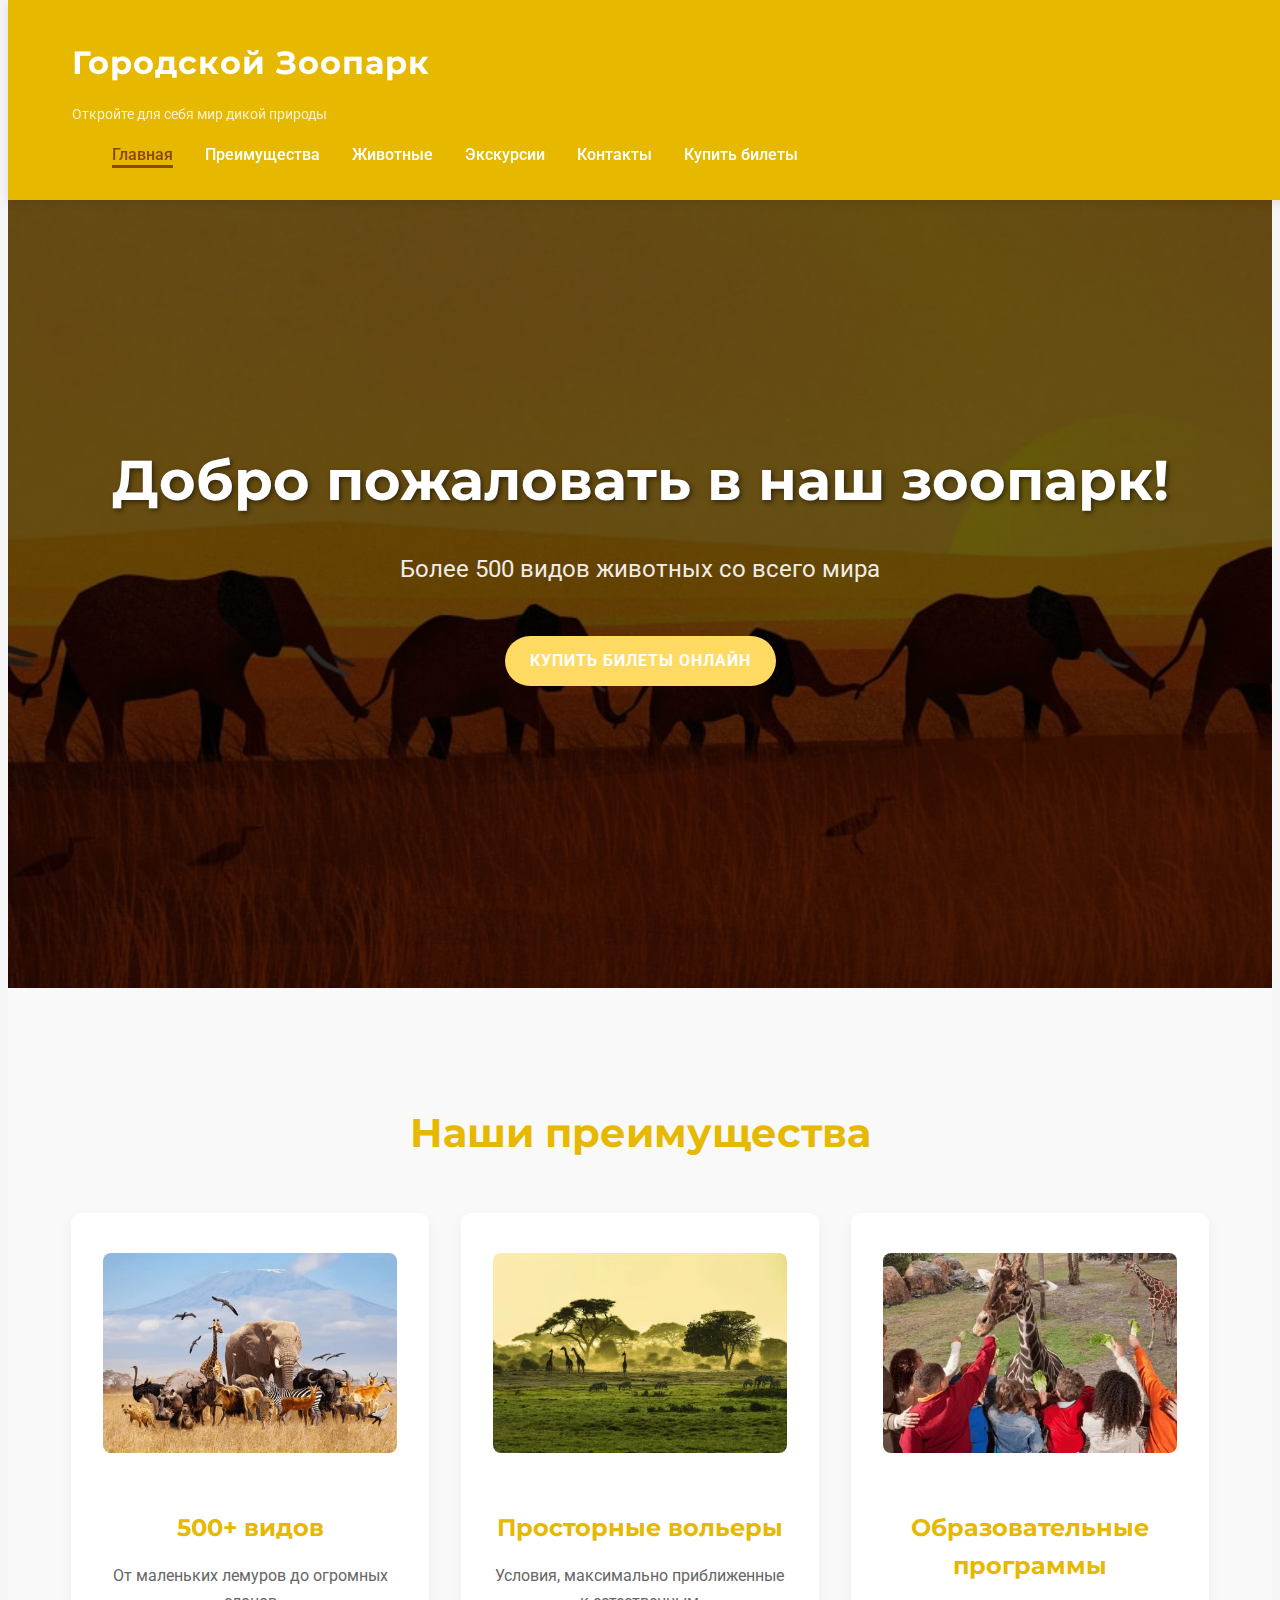
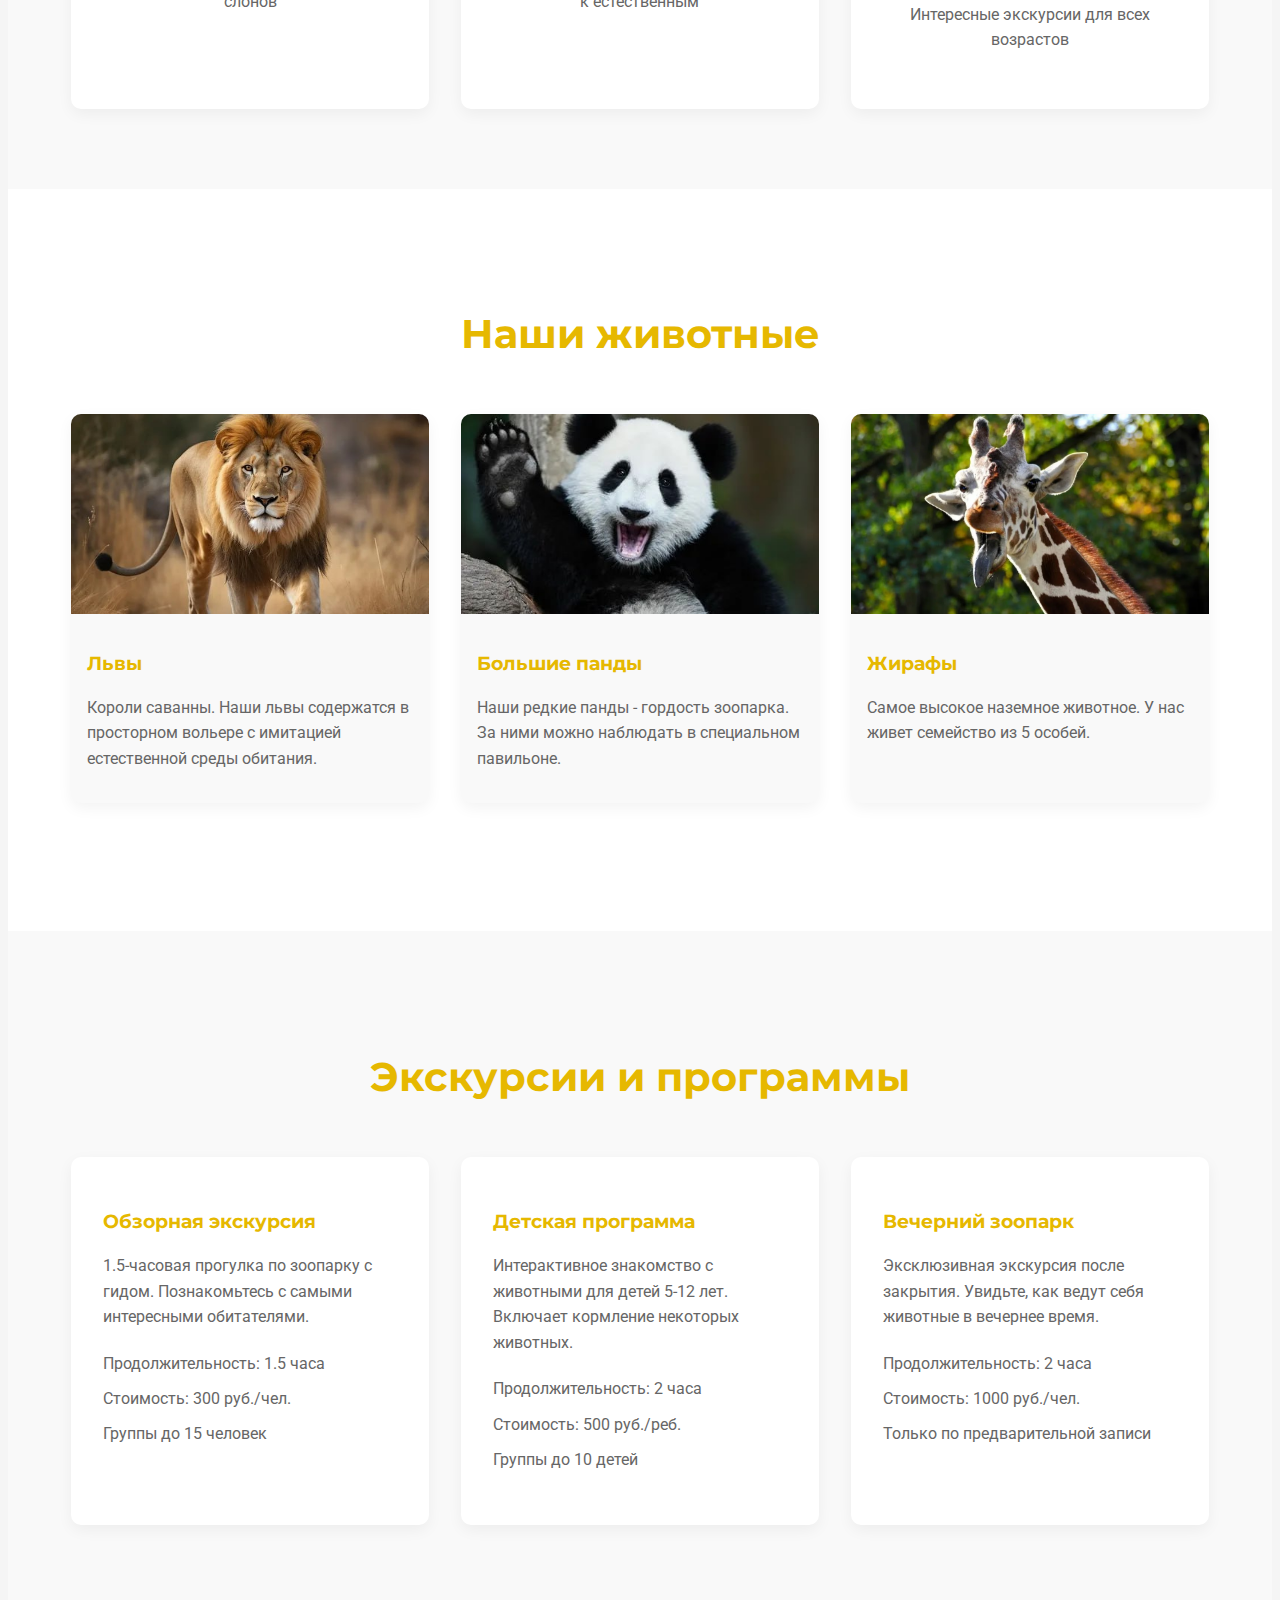
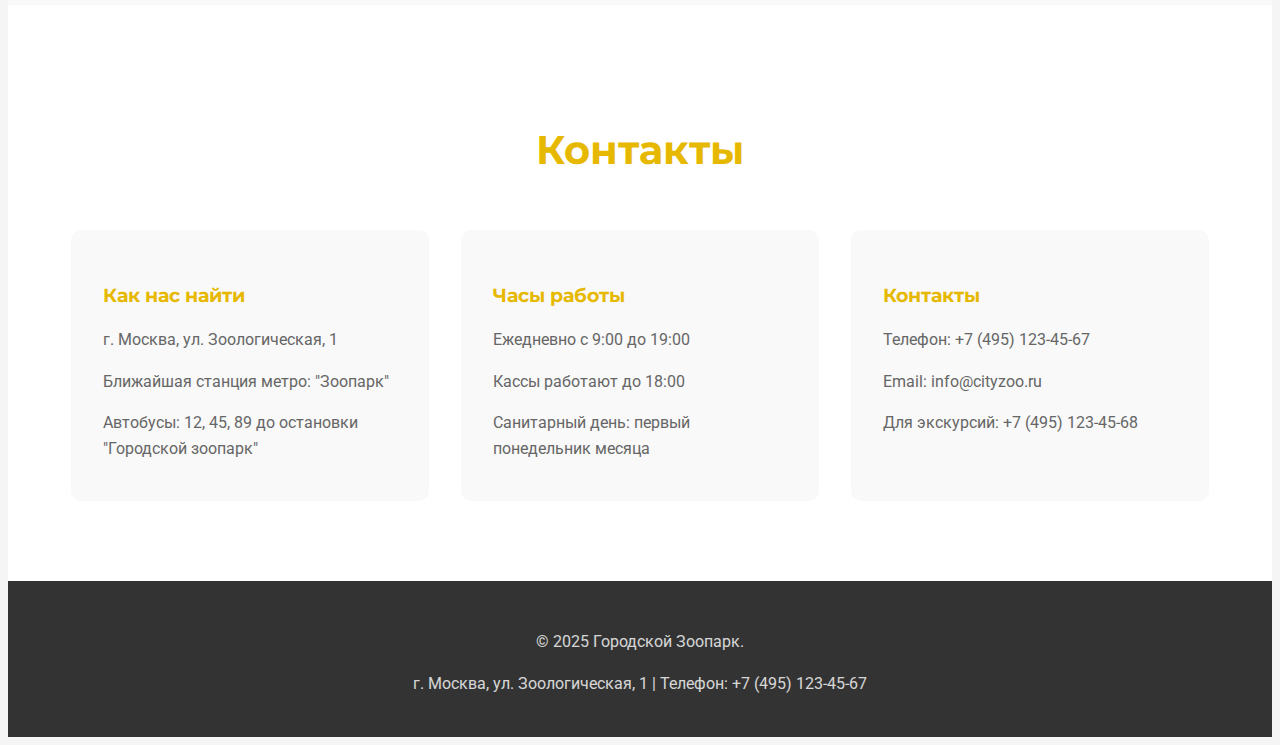
<file: index.html>
<!DOCTYPE html>
<html lang="ru">
<head>
    <meta charset="UTF-8">
    <meta name="viewport" content="width=device-width, initial-scale=1.0">
    <title>Городской Зоопарк</title>
    <link rel="stylesheet" href="style.css">
    <link href="https://fonts.googleapis.com/css2?family=Montserrat:wght@400;700&family=Roboto:wght@300;400;700&display=swap" rel="stylesheet">
    <link rel="manifest" href="./manifest.json">
    <meta name="theme-color" content="#E6B800">
</head>
<body>
     <header class="main-header">
        <div class="container">
            <div class="logo">
                <h1>Городской Зоопарк</h1>
                <p>Откройте для себя мир дикой природы</p>
            </div>
            <nav class="main-nav">
                <ul>
                    <li><a href="index.html" class="active">Главная</a></li>
                    <li><a href="#features">Преимущества</a></li>
                    <li><a href="#animals">Животные</a></li>
                    <li><a href="#excursions">Экскурсии</a></li>
                    <li><a href="#contacts">Контакты</a></li>
                    <li><a href="tickets.html">Купить билеты</a></li>
                </ul>
            </nav>
        </div>
    </header>

    <section class="hero">
        <div class="container">
            <h2>Добро пожаловать в наш зоопарк!</h2>
            <p>Более 500 видов животных со всего мира</p>
            <a href="tickets.html" class="btn">Купить билеты онлайн</a>
        </div>
    </section>

    <section id="features" class="features">
        <div class="container">
            <h2>Наши преимущества</h2>
            <div class="features-grid">
                <div class="feature">
                    <img src="animals.png" alt="Животные">
                    <h3>500+ видов</h3>
                    <p>От маленьких лемуров до огромных слонов</p>
                </div>
                <div class="feature">
                    <img src="nature.png" alt="Природа">
                    <h3>Просторные вольеры</h3>
                    <p>Условия, максимально приближенные к естественным</p>
                </div>
                <div class="feature">
                    <img src="education.png" alt="Образование">
                    <h3>Образовательные программы</h3>
                    <p>Интересные экскурсии для всех возрастов</p>
                </div>
            </div>
        </div>
    </section>

    <section id="animals" class="animals-section">
        <div class="container">
            <h2>Наши животные</h2>
            <div class="animals-grid">
                <div class="animal-card">
                    <div class="animal-image" style="background-image: url('leo.png');"></div>
                    <h3>Львы</h3>
                    <p>Короли саванны. Наши львы содержатся в просторном вольере с имитацией естественной среды обитания.</p>
                </div>
                <div class="animal-card">
                    <div class="animal-image" style="background-image: url('panda.png');"></div>
                    <h3>Большие панды</h3>
                    <p>Наши редкие панды - гордость зоопарка. За ними можно наблюдать в специальном павильоне.</p>
                </div>
                <div class="animal-card">
                    <div class="animal-image" style="background-image: url('giraffe.png');"></div>
                    <h3>Жирафы</h3>
                    <p>Самое высокое наземное животное. У нас живет семейство из 5 особей.</p>
                </div>
            </div>
        </div>
    </section>

    <section id="excursions" class="excursions-section">
        <div class="container">
            <h2>Экскурсии и программы</h2>
            <div class="excursions-grid">
                <div class="excursion-card">
                    <h3>Обзорная экскурсия</h3>
                    <p>1.5-часовая прогулка по зоопарку с гидом. Познакомьтесь с самыми интересными обитателями.</p>
                    <ul>
                        <li>Продолжительность: 1.5 часа</li>
                        <li>Стоимость: 300 руб./чел.</li>
                        <li>Группы до 15 человек</li>
                    </ul>
                </div>
                <div class="excursion-card">
                    <h3>Детская программа</h3>
                    <p>Интерактивное знакомство с животными для детей 5-12 лет. Включает кормление некоторых животных.</p>
                    <ul>
                        <li>Продолжительность: 2 часа</li>
                        <li>Стоимость: 500 руб./реб.</li>
                        <li>Группы до 10 детей</li>
                    </ul>
                </div>
                <div class="excursion-card">
                    <h3>Вечерний зоопарк</h3>
                    <p>Эксклюзивная экскурсия после закрытия. Увидьте, как ведут себя животные в вечернее время.</p>
                    <ul>
                        <li>Продолжительность: 2 часа</li>
                        <li>Стоимость: 1000 руб./чел.</li>
                        <li>Только по предварительной записи</li>
                    </ul>
                </div>
            </div>
        </div>
    </section>

    <section id="contacts" class="contacts-section">
        <div class="container">
            <h2>Контакты</h2>
            <div class="contacts-grid">
                <div class="contact-info">
                    <h3>Как нас найти</h3>
                    <p>г. Москва, ул. Зоологическая, 1</p>
                    <p>Ближайшая станция метро: "Зоопарк"</p>
                    <p>Автобусы: 12, 45, 89 до остановки "Городской зоопарк"</p>
                </div>
                <div class="contact-info">
                    <h3>Часы работы</h3>
                    <p>Ежедневно с 9:00 до 19:00</p>
                    <p>Кассы работают до 18:00</p>
                    <p>Санитарный день: первый понедельник месяца</p>
                </div>
                <div class="contact-info">
                    <h3>Контакты</h3>
                    <p>Телефон: +7 (495) 123-45-67</p>
                    <p>Email: info@cityzoo.ru</p>
                    <p>Для экскурсий: +7 (495) 123-45-68</p>
                </div>
            </div>
        </div>
    </section>

    <footer class="main-footer">
        <div class="container">
            <p>&copy; 2025 Городской Зоопарк.</p>
            <p>г. Москва, ул. Зоологическая, 1 | Телефон: +7 (495) 123-45-67</p>
        </div>
    </footer>
<script>
  if ('serviceWorker' in navigator) {
    window.addEventListener('load', () => {
      navigator.serviceWorker.register('./sw.js')
        .then(registration => console.log('ServiceWorker registration successful'))
        .catch(err => console.log('ServiceWorker registration failed: ', err));
    });
  }
</script>
</body>
</html>
</file>
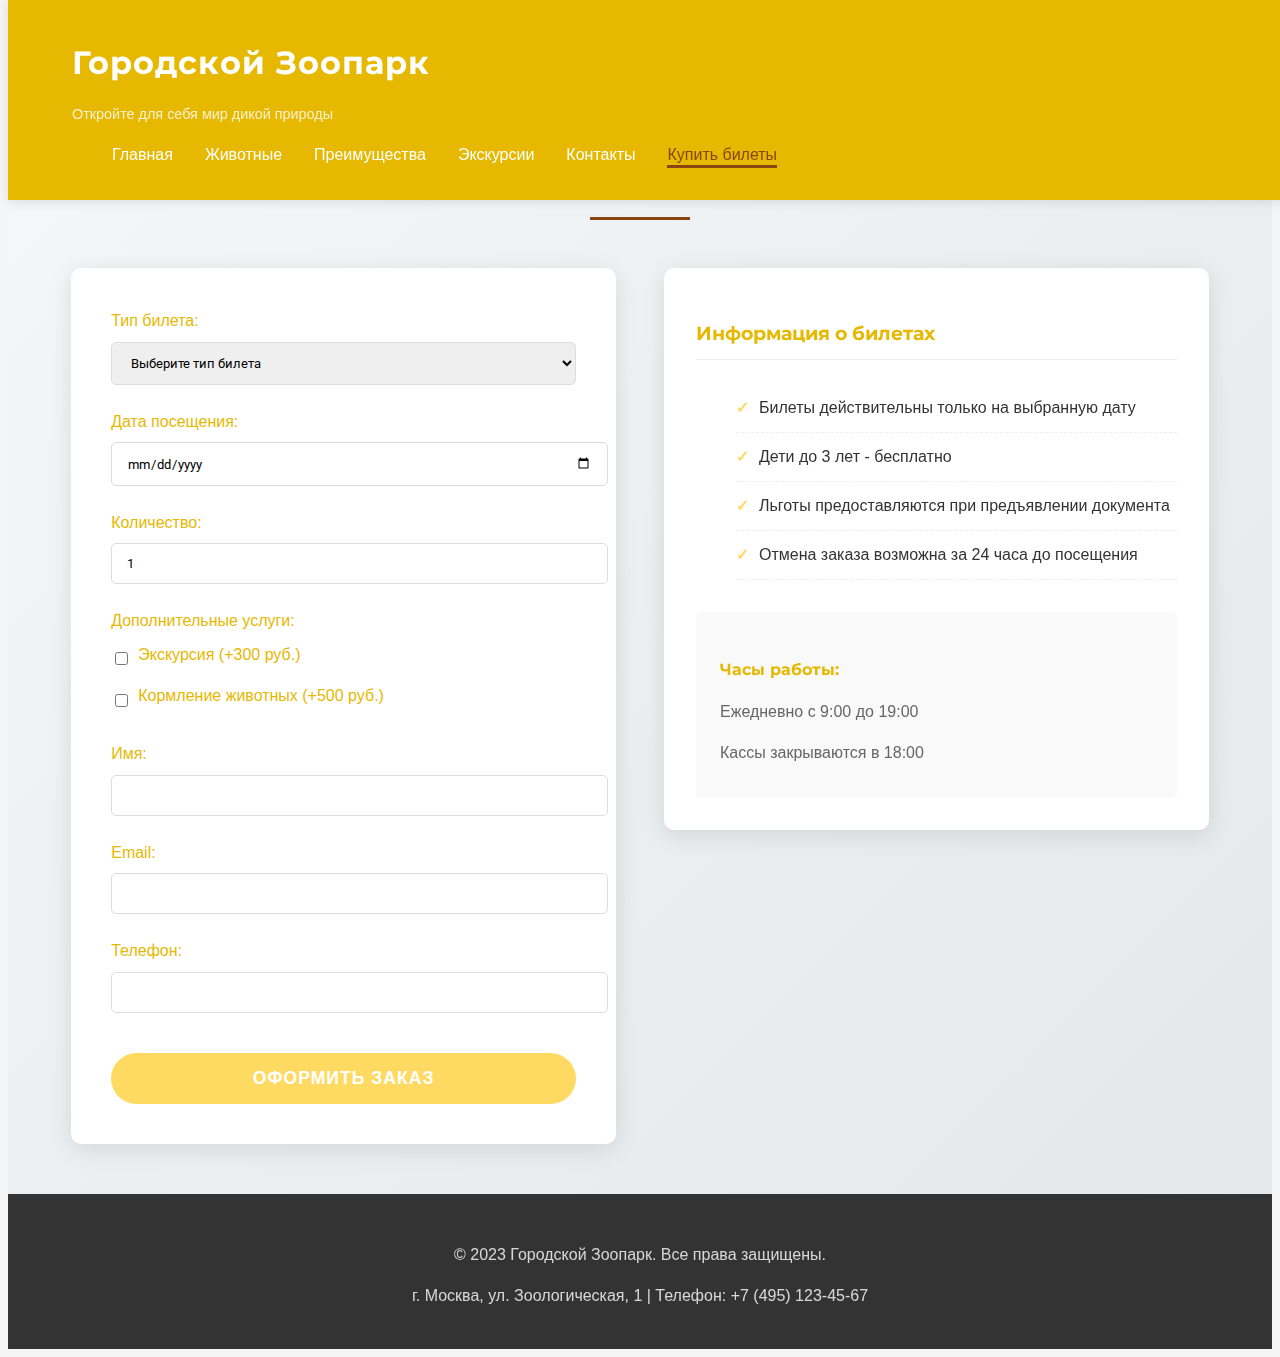
<file: tickets.html>
<!DOCTYPE html>
<html lang="ru">
<head>
    <meta charset="UTF-8">
    <meta name="viewport" content="width=device-width, initial-scale=1.0">
    <title>Городской Зоопарк | Билеты</title>
    
    <link rel="stylesheet" href="style.css">
    
    <link rel="stylesheet" href="tickets.css">
    
    <link href="https://fonts.googleapis.com/css2?family=Montserrat:wght@400;700&family=Roboto:wght@300;400;700&display=swap" rel="stylesheet">
</head>
<body>

    <header class="main-header">
        <div class="container">
            <div class="logo">
                <h1>Городской Зоопарк</h1>
                <p>Откройте для себя мир дикой природы</p>
            </div>
            <nav class="main-nav">
                <ul>
                    <li><a href="index.html">Главная</a></li>
                    <li><a href="#">Животные</a></li>
                    <li><a href="#">Преимущества</a></li>
                    <li><a href="#">Экскурсии</a></li>
                    <li><a href="#">Контакты</a></li>
                    <li><a href="tickets.html" class="active">Купить билеты</a></li>
                </ul>
            </nav>
        </div>
    </header>

    <main>
        <section class="ticket-section">
            <div class="container">
                <h2>Купить билеты онлайн</h2>

                <div class="ticket-form-container">
                    <form class="ticket-form">

                        <div class="form-group">
                            <label for="ticket-type">Тип билета:</label>
                            <select id="ticket-type" name="ticket-type" required>
                                <option value="">Выберите тип билета</option>
                                <option value="adult">Взрослый (800 руб.)</option>
                                <option value="child">Детский (500 руб.)</option>
                                <option value="family">Семейный (2+2) (2000 руб.)</option>
                                <option value="discount">Льготный (400 руб.)</option>
                            </select>
                        </div>

                        <div class="form-group">
                            <label for="visit-date">Дата посещения:</label>
                            <input type="date" id="visit-date" name="visit-date" required>
                        </div>

                        <div class="form-group">
                            <label for="quantity">Количество:</label>
                            <input type="number" id="quantity" name="quantity" min="1" max="10" value="1" required>
                        </div>

                        <div class="form-group">
                            <label>Дополнительные услуги:</label>
                            <div class="checkbox-group">
                                <input type="checkbox" id="excursion" name="excursion">
                                <label for="excursion">Экскурсия (+300 руб.)</label>
                            </div>
                            <div class="checkbox-group">
                                <input type="checkbox" id="feeding" name="feeding">
                                <label for="feeding">Кормление животных (+500 руб.)</label>
                            </div>
                        </div>

                        <div class="form-group">
                            <label for="name">Имя:</label>
                            <input type="text" id="name" name="name" required>
                        </div>

                        <div class="form-group">
                            <label for="email">Email:</label>
                            <input type="email" id="email" name="email" required>
                        </div>

                        <div class="form-group">
                            <label for="phone">Телефон:</label>
                            <input type="tel" id="phone" name="phone" required pattern="[0-9]{10}" title="Пожалуйста, введите 10 цифр номера телефона.">
                        </div>

                        <button type="submit" class="btn btn-submit">Оформить заказ</button>
                    </form>

                    <div class="ticket-info">
                        <h3>Информация о билетах</h3>
                        <ul>
                            <li>Билеты действительны только на выбранную дату</li>
                            <li>Дети до 3 лет - бесплатно</li>
                            <li>Льготы предоставляются при предъявлении документа</li>
                            <li>Отмена заказа возможна за 24 часа до посещения</li>
                        </ul>
                        <div class="ticket-prices">
                            <h4>Часы работы:</h4>
                            <p>Ежедневно с 9:00 до 19:00</p>
                            <p>Кассы закрываются в 18:00</p>
                        </div>
                    </div>
                </div>
            </div>
        </section>
    </main>

    <footer class="main-footer">
        <div class="container">
            <p>&copy; 2023 Городской Зоопарк. Все права защищены.</p>
            <p>г. Москва, ул. Зоологическая, 1 | Телефон: +7 (495) 123-45-67</p>
        </div>
    </footer>

    <script>
         document.addEventListener('DOMContentLoaded', function() {
           
            const styleSheetExists = document.querySelector('link[href="css/style.css"]');
            const ticketStyleSheetExists = document.querySelector('link[href="css/tickets.css"]');

            if (!styleSheetExists) {
                console.warn('Основной CSS (style.css) не найден!');
                document.head.insertAdjacentHTML('beforeend', '<style>body { font-family: Arial, sans-serif; }</style>'); // Fallback
            }
            if (!ticketStyleSheetExists) {
                 console.warn('CSS для билетов (tickets.css) не найден!');
                 
            }
        });
    </script>
</body>
</html>
</file>
<file: style.css>
:root {
    --primary-color: #FFDA63;  
    --secondary-color: #E6B800; 
    --accent-color: #8B4513;
    --dark-color: #333;
    --light-color: #f9f9f9;
    --text-color: #333;
    --text-light: #fff;
}

• {
    margin: 0;
    padding: 0;
    box-sizing: border-box;
}

body {
    font-family: 'Roboto', sans-serif;
    line-height: 1.6;
    color: var(--text-color);
    background-color: #f5f5f5;
}

.container {
    width: 90%;
    max-width: 1200px;
    margin: 0 auto;
    padding: 0 15px;
}

h1, h2, h3, h4 {
    font-family: 'Montserrat', sans-serif;
    margin-bottom: 1rem;
}

a {
    text-decoration: none;
    color: inherit;
}

.btn {
    display: inline-block;
    background: var(--primary-color);
    color: var(--text-light);
    padding: 12px 25px;
    border-radius: 30px;
    font-weight: 700;
    text-transform: uppercase;
    letter-spacing: 1px;
    transition: all 0.3s ease;
    border: none;
    cursor: pointer;
}

.btn:hover {
    background: var(--secondary-color);
    transform: translateY(-3px);
    box-shadow: 0 5px 15px rgba(0,0,0,0.1);
}

.main-header {
    background: var(--secondary-color);
    color: var(--text-light);
    padding: 1rem 0;
    position: fixed;
    width: 100%;
    top: 0;
    z-index: 1000;
    box-shadow: 0 2px 10px rgba(0,0,0,0.1);
}

.logo h1 {
    font-size: 2rem;
    margin-bottom: 0.2rem;
    letter-spacing: 1px;
}

.logo p {
    font-size: 0.9rem;
    opacity: 0.8;
}

.main-nav ul {
    display: flex;
    list-style: none;
    margin-top: 1rem;
}

.main-nav li {
    margin-right: 2rem;
    position: relative;
}

.main-nav a {
    padding: 0.5rem 0;
    font-weight: 500;
    transition: color 0.3s;
}

.main-nav a.active,
.main-nav a:hover {
    color: var(--accent-color);
}

.main-nav a.active:after {
    content: '';
    position: absolute;
    bottom: 0;
    left: 0;
    width: 100%;
    height: 3px;
    background: var(--accent-color);
}

.hero {
    background: linear-gradient(rgba(0,0,0,0.6), rgba(0,0,0,0.6)), url("./zoo.png") center/cover no-repeat;
    height: 100vh;
    min-height: 600px;
    display: flex;
    align-items: center;
    text-align: center;
    color: var(--text-light);
    padding-top: 80px;
}

.hero .container {
    animation: fadeIn 1.5s ease-in-out;
}

.hero h2 {
    font-size: 3.5rem;
    margin-bottom: 1.5rem;
    text-shadow: 2px 2px 5px rgba(0,0,0,0.5);
}

.hero p {
    font-size: 1.5rem;
    margin-bottom: 3rem;
    opacity: 0.9;
}

.features {
    padding: 5rem 0;
    background: var(--light-color);
}

.features h2 {
    text-align: center;
    margin-bottom: 3rem;
    font-size: 2.5rem;
    color: var(--secondary-color);
}

.features-grid {
    display: grid;
    grid-template-columns: repeat(auto-fit, minmax(300px, 1fr));
    gap: 2rem;
}

.feature {
    text-align: center;
    padding: 2.5rem 2rem;
    background: white;
    border-radius: 10px;
    box-shadow: 0 5px 15px rgba(0,0,0,0.05);
    transition: transform 0.3s, box-shadow 0.3s;
}

.feature:hover {
    transform: translateY(-10px);
    box-shadow: 0 15px 30px rgba(0,0,0,0.1);
}

.feature img {
    width: 100%;
    height: 200px;
    object-fit: cover;
    border-radius: 8px;
    margin-bottom: 1.5rem;
    transition: transform 0.3s;
}

.feature:hover img {
    transform: scale(1.1);
}

.feature h3 {
    font-size: 1.5rem;
    margin-bottom: 1rem;
    color: var(--secondary-color);
}

.feature p {
    color: #666;
}

.main-footer {
    background: var(--dark-color);
    color: var(--text-light);
    padding: 2rem 0;
    text-align: center;
}

.main-footer p {
    margin-bottom: 0.5rem;
    opacity: 0.8;
}

/* Стили для секции с животными */
.animals-section {
    padding: 5rem 0;
    background: white;
}

.animals-section h2 {
    text-align: center;
    margin-bottom: 3rem;
    font-size: 2.5rem;
    color: var(--secondary-color);
}

.animals-grid {
    display: grid;
    grid-template-columns: repeat(auto-fit, minmax(300px, 1fr));
    gap: 2rem;
    margin-bottom: 3rem;
}

.animal-card {
    background: var(--light-color);
    border-radius: 10px;
    overflow: hidden;
    box-shadow: 0 5px 15px rgba(0,0,0,0.05);
    transition: transform 0.3s;
}

.animal-card:hover {
    transform: translateY(-5px);
}

.animal-image {
    height: 200px;
    background-size: cover;
    background-position: center;
}

.animal-card h3 {
    padding: 1rem 1rem 0;
    color: var(--secondary-color);
}

.animal-card p {
    padding: 0 1rem 1rem;
    color: #666;
}

.text-center {
    text-align: center;
}

/* Стили для секции с экскурсиями */
.excursions-section {
    padding: 5rem 0;
    background: var(--light-color);
}

.excursions-section h2 {
    text-align: center;
    margin-bottom: 3rem;
    font-size: 2.5rem;
    color: var(--secondary-color);
}

.excursions-grid {
    display: grid;
    grid-template-columns: repeat(auto-fit, minmax(300px, 1fr));
    gap: 2rem;
}

.excursion-card {
    background: white;
    padding: 2rem;
    border-radius: 10px;
    box-shadow: 0 5px 15px rgba(0,0,0,0.05);
}

.excursion-card h3 {
    color: var(--secondary-color);
    margin-bottom: 1rem;
}

.excursion-card p {
    margin-bottom: 1rem;
    color: #666;
}

.excursion-card ul {
    list-style: none;
    padding-left: 0;
}

.excursion-card li {
    padding: 0.3rem 0;
    color: #666;
}

/* Стили для секции контактов */
.contacts-section {
    padding: 5rem 0;
    background: white;
}

.contacts-section h2 {
    text-align: center;
    margin-bottom: 3rem;
    font-size: 2.5rem;
    color: var(--secondary-color);
}

.contacts-grid {
    display: grid;
    grid-template-columns: repeat(auto-fit, minmax(300px, 1fr));
    gap: 2rem;
}

.contact-info {
    background: var(--light-color);
    padding: 2rem;
    border-radius: 10px;
}

.contact-info h3 {
    color: var(--secondary-color);
    margin-bottom: 1rem;
}

.contact-info p {
    margin-bottom: 0.5rem;
    color: #666;
}

@keyframes fadeIn {
    from { opacity: 0; transform: translateY(20px); }
    to { opacity: 1; transform: translateY(0); }
}
</file>
<file: tickets.css>
.ticket-section {
    padding: 100px 0 50px;
    background: linear-gradient(135deg, #f5f7fa 0%, #e4e8eb 100%); 
    min-height: calc(100vh - 80px); 
}

.ticket-section h2 {
    text-align: center;
    margin-bottom: 3rem;
    font-size: 2.5rem;
    color: var(--secondary-color); 
    position: relative;
    padding-bottom: 15px;
}

.ticket-section h2:after {
    content: '';
    position: absolute;
    bottom: 0;
    left: 50%;
    transform: translateX(-50%);
    width: 100px;
    height: 3px;
    background: var(--accent-color); 
}

.ticket-form-container {
    display: grid;
    grid-template-columns: 1fr 1fr;
    gap: 3rem;
    align-items: start;
}

.ticket-form {
    background: white;
    padding: 2.5rem;
    border-radius: 10px;
    box-shadow: 0 5px 25px rgba(0,0,0,0.1);
}

.form-group {
    margin-bottom: 1.5rem;
}

.form-group label {
    display: block;
    margin-bottom: 0.5rem;
    font-weight: 500;
    color: var(--secondary-color); 
}

.form-group input,
.form-group select,
.form-group textarea {
    width: 100%;
    padding: 12px 15px;
    border: 1px solid #ddd;
    border-radius: 5px;
    font-family: 'Roboto', sans-serif;
    transition: all 0.3s;
}

.form-group input:focus,
.form-group select:focus,
.form-group textarea:focus {
    border-color: var(--primary-color); 
    outline: none;
    box-shadow: 0 0 0 3px rgba(255, 218, 99, 0.5); 
}

.checkbox-group {
    display: flex;
    align-items: center;
    margin: 0.5rem 0;
}

.checkbox-group input {
    width: auto;
    margin-right: 10px;
}

.btn-submit {
    width: 100%;
    padding: 15px;
    font-size: 1.1rem;
    margin-top: 1rem;
}

.ticket-info {
    background: white;
    padding: 2rem;
    border-radius: 10px;
    box-shadow: 0 5px 25px rgba(0,0,0,0.1);
    position: sticky;
    top: 100px;
}

.ticket-info h3 {
    color: var(--secondary-color); 
    margin-bottom: 1.5rem;
    padding-bottom: 10px;
    border-bottom: 1px solid #eee;
}

.ticket-info ul {
    list-style: none;
    margin-bottom: 2rem;
}

.ticket-info li {
    padding: 0.7rem 0;
    border-bottom: 1px dashed #eee;
    display: flex;
    align-items: center;
}

.ticket-info li:before {
    content: '✓';
    color: var(--primary-color); 
    margin-right: 10px;
    font-weight: bold;
}

.ticket-prices {
    background: #f9f9f9;
    padding: 1.5rem;
    border-radius: 5px;
    margin-top: 2rem;
}

.ticket-prices h4 {
    color: var(--secondary-color); 
    margin-bottom: 1rem;
}

.ticket-prices p {
    margin-bottom: 0.5rem;
    color: #666;
}

@media (max-width: 992px) {
    .ticket-form-container {
        grid-template-columns: 1fr; 
    }

    .ticket-info {
        position: static;
    }
}

@media (max-width: 576px) {
    .ticket-form {
        padding: 1.5rem; 
    }

    .ticket-section h2 {
        font-size: 2rem;
    }
}
</file>
